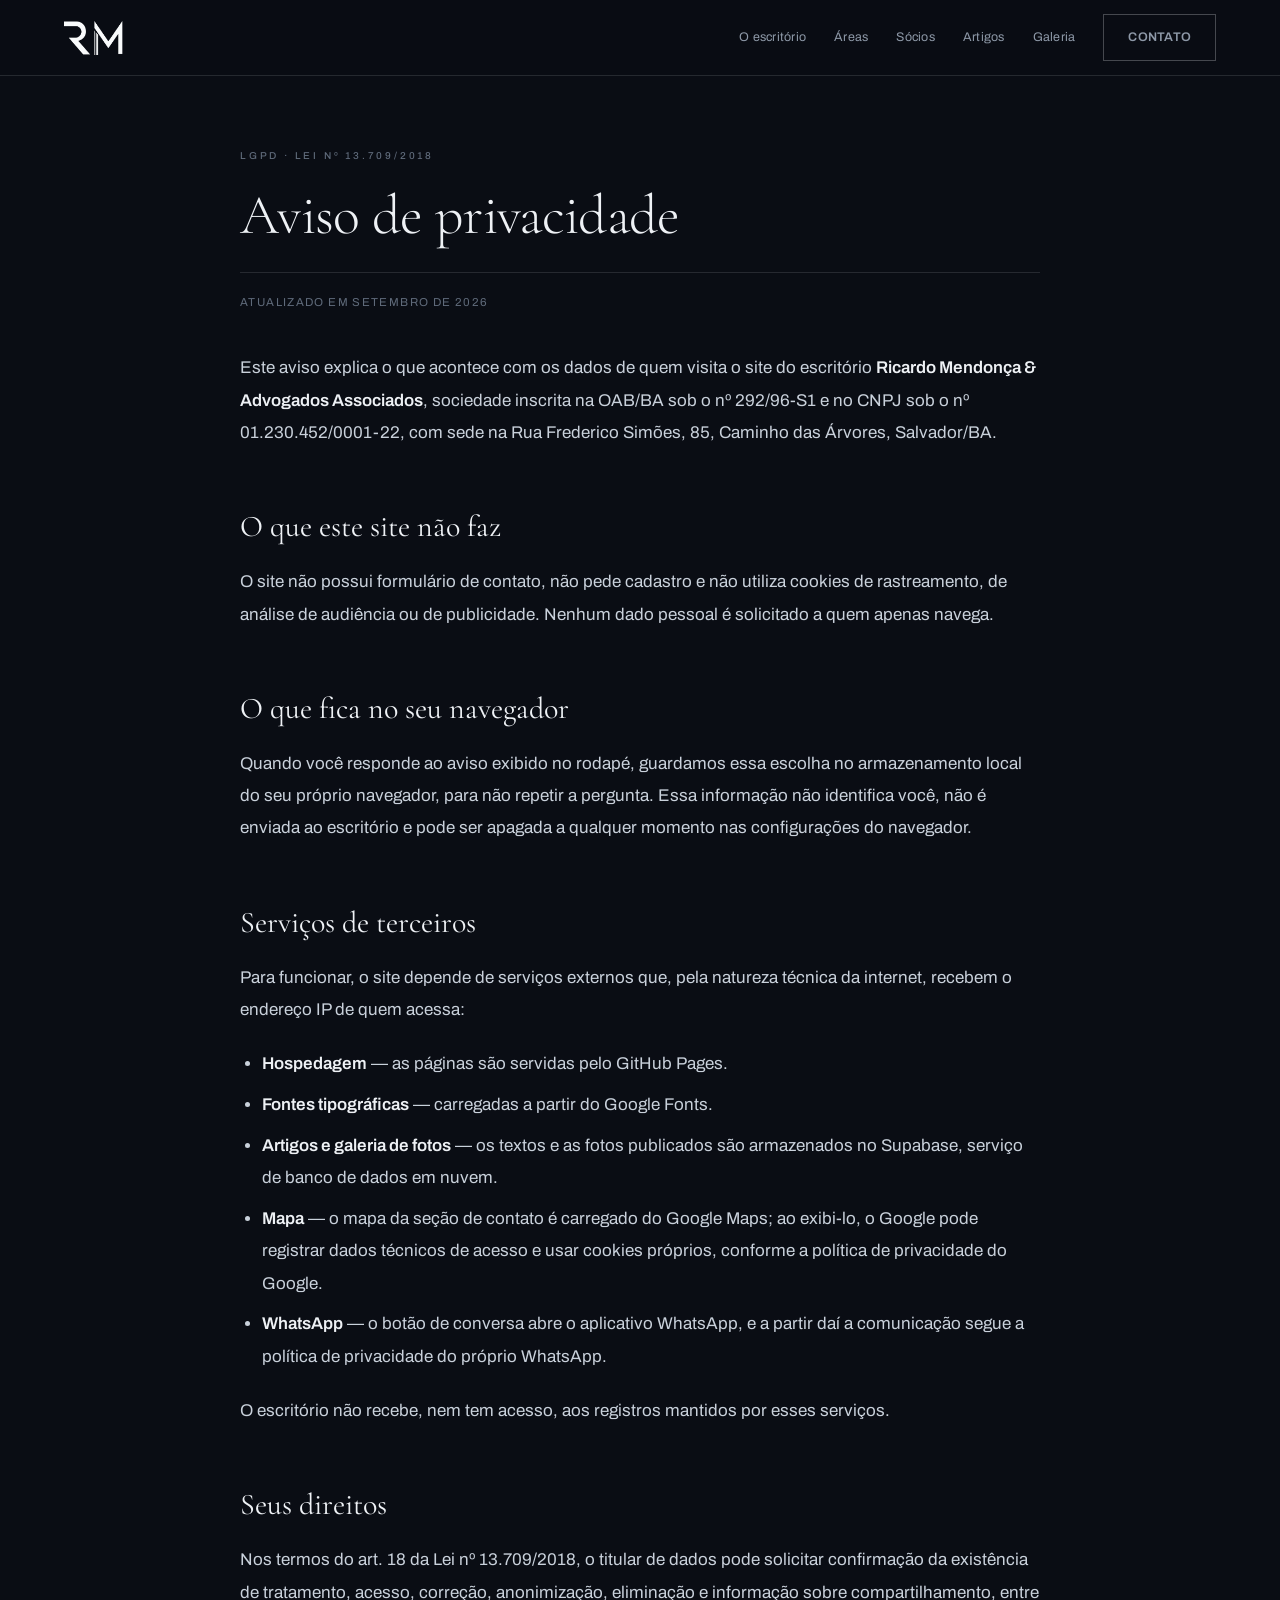
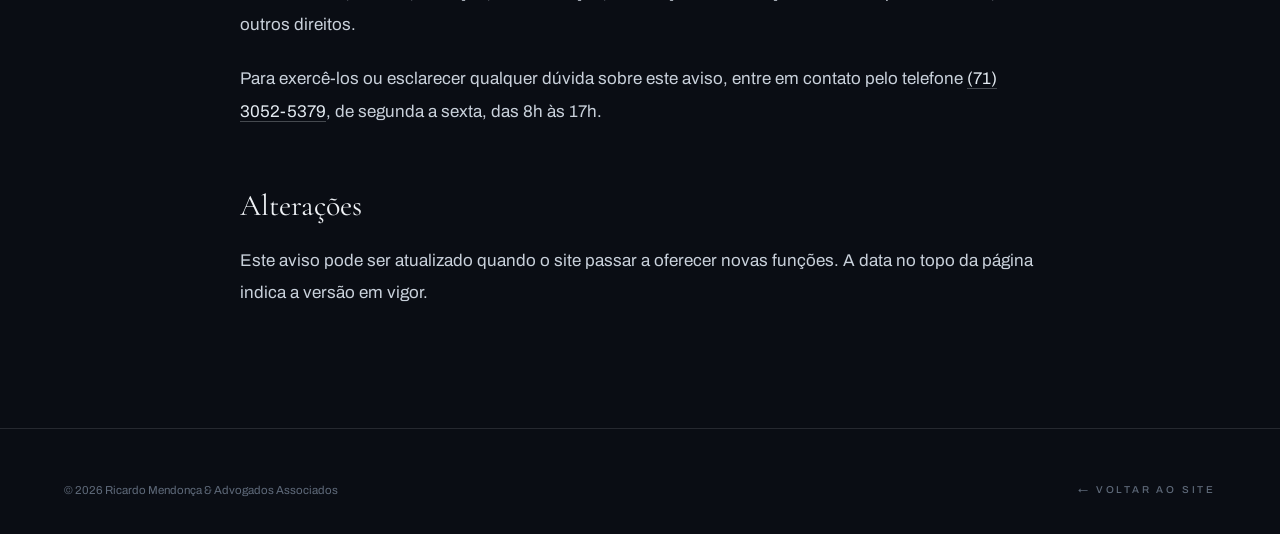
<file: privacidade.html>
<!doctype html>
<html lang="pt-BR">
<head>
<meta charset="utf-8">
<meta name="viewport" content="width=device-width, initial-scale=1">
<script>document.documentElement.classList.add("js")</script>
<!--
  ATENÇÃO — TEXTO PENDENTE DE REVISÃO PELO ESCRITÓRIO.
  Este aviso descreve apenas o que o site faz tecnicamente hoje.
  Não substitui a política de privacidade que o escritório deve redigir
  e aprovar. Quando o formulário de contato for ligado, este texto
  PRECISA ser ampliado antes (base legal, finalidade, retenção).
-->
<title>Aviso de privacidade | Ricardo Mendonça &amp; Advogados Associados</title>
<meta name="description" content="Como o site do escritório Ricardo Mendonça & Advogados Associados trata dados de quem o visita.">
<meta name="robots" content="index, follow">
<link rel="canonical" href="https://ricardomendoncaadvocacia.com.br/privacidade.html">
<meta name="theme-color" content="#0A0D14">
<link rel="icon" href="favicon.png" type="image/png">
<link rel="preconnect" href="https://fonts.googleapis.com">
<link rel="preconnect" href="https://fonts.gstatic.com" crossorigin>
<link rel="stylesheet" href="https://fonts.googleapis.com/css2?family=Cormorant+Garamond:ital,wght@0,300;0,400;1,300&family=Archivo:wght@400;500;600&display=swap">
<link rel="stylesheet" href="css/site.css">
</head>
<body>

<header class="topo solido" id="topo">
  <a class="marca" href="index.html" aria-label="Ricardo Mendonça Advogados Associados — início">
    <img src="img/monograma.webp" alt="Ricardo Mendonça Advogados Associados">
  </a>
  <nav class="nav">
    <a href="index.html#escritorio">O escritório</a>
    <a href="index.html#areas">Áreas</a>
    <a href="index.html#socios">Sócios</a>
    <a href="artigos.html">Artigos</a>
    <a href="galeria.html">Galeria</a>
    <a class="bt" href="index.html#contato">Contato</a>
  </nav>
</header>

<main class="gut">
  <article class="leitura">
    <header class="art-cab">
      <span class="chapeu mudo">LGPD &middot; Lei nº 13.709/2018</span>
      <h1 class="art-tit">Aviso de privacidade</h1>
      <div class="art-meta"><span>Atualizado em setembro de 2026</span></div>
    </header>

    <div class="art-corpo">
      <p>Este aviso explica o que acontece com os dados de quem visita o site do escritório
      <strong>Ricardo Mendonça &amp; Advogados Associados</strong>, sociedade inscrita na
      OAB/BA sob o nº 292/96-S1 e no CNPJ sob o nº 01.230.452/0001-22, com sede na Rua
      Frederico Simões, 85, Caminho das Árvores, Salvador/BA.</p>

      <h2>O que este site não faz</h2>
      <p>O site não possui formulário de contato, não pede cadastro e não utiliza cookies
      de rastreamento, de análise de audiência ou de publicidade. Nenhum dado pessoal é
      solicitado a quem apenas navega.</p>

      <h2>O que fica no seu navegador</h2>
      <p>Quando você responde ao aviso exibido no rodapé, guardamos essa escolha no
      armazenamento local do seu próprio navegador, para não repetir a pergunta. Essa
      informação não identifica você, não é enviada ao escritório e pode ser apagada a
      qualquer momento nas configurações do navegador.</p>

      <h2>Serviços de terceiros</h2>
      <p>Para funcionar, o site depende de serviços externos que, pela natureza técnica da
      internet, recebem o endereço IP de quem acessa:</p>
      <ul>
        <li><strong>Hospedagem</strong> — as páginas são servidas pelo GitHub Pages.</li>
        <li><strong>Fontes tipográficas</strong> — carregadas a partir do Google Fonts.</li>
        <li><strong>Artigos e galeria de fotos</strong> — os textos e as fotos publicados são armazenados no Supabase, serviço de banco de dados em nuvem.</li>
        <li><strong>Mapa</strong> — o mapa da seção de contato é carregado do Google Maps; ao
        exibi-lo, o Google pode registrar dados técnicos de acesso e usar cookies próprios,
        conforme a política de privacidade do Google.</li>
        <li><strong>WhatsApp</strong> — o botão de conversa abre o aplicativo WhatsApp, e a partir
        daí a comunicação segue a política de privacidade do próprio WhatsApp.</li>
      </ul>
      <p>O escritório não recebe, nem tem acesso, aos registros mantidos por esses serviços.</p>

      <h2>Seus direitos</h2>
      <p>Nos termos do art. 18 da Lei nº 13.709/2018, o titular de dados pode solicitar
      confirmação da existência de tratamento, acesso, correção, anonimização, eliminação e
      informação sobre compartilhamento, entre outros direitos.</p>
      <p>Para exercê-los ou esclarecer qualquer dúvida sobre este aviso, entre em contato
      pelo telefone <a href="tel:+557130525379">(71) 3052-5379</a>, de segunda a sexta,
      das 8h às 17h.</p>

      <h2>Alterações</h2>
      <p>Este aviso pode ser atualizado quando o site passar a oferecer novas funções. A data
      no topo da página indica a versão em vigor.</p>
    </div>
  </article>
</main>

<footer class="rodape gut">
  <div class="limite">
    <div class="rod-pe" style="border-top:0;padding-top:0">
      <span>&copy; <span data-ano>2026</span> Ricardo Mendonça &amp; Advogados Associados</span>
      <a href="index.html" class="chapeu mudo">&larr; Voltar ao site</a>
    </div>
  </div>
</footer>

<script src="js/site.js" defer></script>
</body>
</html>
</file>
<file: css/site.css>
/* ============================================================
   RICARDO MENDONÇA & ADVOGADOS ASSOCIADOS
   Folha única, compartilhada por todas as páginas.

   A paleta sai da identidade deles: o monograma RM é cromado e o
   selo de 30 anos é azul-marinho profundo. Daí um mundo frio —
   marinho, prata, marfim — que é o registro certo para Direito
   Bancário. A prata aparece pouco: marca, fio de ênfase, o número
   que importa e o selo. O resto é tinta.
   ============================================================ */
:root{
  --breu:#0A0D14;
  --marinho:#101725;
  --marinho-alto:#16202F;
  --prata:#C3CEDC;
  --prata-luz:#E4EBF2;
  --marfim:#EEF1F5;
  --fumo:#8E99A8;
  --fumo-fraco:#5F6A7A;
  /* leitura longa pede mais luz que o texto de apoio: --fumo tem contraste
     suficiente para um parágrafo de 3 linhas, não para um artigo inteiro */
  --leitura:#C9D1DB;
  --fio:rgba(238,241,245,.12);
  --fio-forte:rgba(238,241,245,.26);
  --ok:#7FA07C;
  --erro:#C4776E;
  --serif:"Cormorant Garamond",Georgia,"Times New Roman",serif;
  --sans:"Archivo",-apple-system,"Segoe UI",Roboto,sans-serif;
  --gut:clamp(20px,5vw,80px);
}
*{box-sizing:border-box}
/* o atributo hidden tem que vencer qualquer display do CSS — sem isso
   um bloco com display:grid continua na tela mesmo "escondido" */
[hidden]{display:none!important}
html{scroll-behavior:smooth}
@media (prefers-reduced-motion:reduce){html{scroll-behavior:auto}}
body{
  margin:0;background:var(--breu);color:var(--marfim);
  font-family:var(--sans);font-size:15px;line-height:1.65;
  -webkit-font-smoothing:antialiased;overflow-x:hidden;
}
h1,h2,h3,h4{margin:0;font-weight:400;text-wrap:balance}
p{margin:0}
a{color:inherit;text-decoration:none}
img{max-width:100%;display:block}
button{font:inherit;color:inherit;background:none;border:0;cursor:pointer}
:focus-visible{outline:2px solid var(--prata);outline-offset:3px}

.gut{padding-left:var(--gut);padding-right:var(--gut)}
.limite{max-width:1240px;margin:0 auto}
.bloco{padding-top:clamp(64px,9vw,120px);padding-bottom:clamp(64px,9vw,120px)}

.chapeu{font-size:10px;letter-spacing:.28em;text-transform:uppercase;color:var(--prata);font-weight:500}
.chapeu.mudo{color:var(--fumo-fraco)}
.olho{font-family:var(--serif);font-weight:300;font-size:clamp(28px,3.8vw,46px);line-height:1.14;letter-spacing:-.005em}
.olho em{font-style:italic;color:var(--prata-luz)}
.corpo{color:var(--fumo);max-width:64ch;line-height:1.8}
.corpo + .corpo{margin-top:16px}

/* ══════ REVELAÇÃO AO ROLAR ══════
   Escopado em `html.js`: sem JavaScript a classe nunca entra e o
   conteúdo nasce visível. Página que só aparece se o script rodar é
   página que some para leitor de tela antigo e para o robô do Google. */
html.js .revela{opacity:0;transform:translateY(22px);transition:opacity .8s cubic-bezier(.16,1,.3,1),transform .8s cubic-bezier(.16,1,.3,1)}
html.js .revela.visivel{opacity:1;transform:none}
html.js .revela.atraso-1{transition-delay:.08s}
html.js .revela.atraso-2{transition-delay:.16s}
html.js .revela.atraso-3{transition-delay:.24s}
@media (prefers-reduced-motion:reduce){
  html.js .revela{opacity:1;transform:none;transition:none}
}

/* ══════ TOPO ══════ */
.topo{
  position:fixed;inset:0 0 auto 0;z-index:60;height:76px;
  display:flex;align-items:center;justify-content:space-between;gap:20px;
  padding-left:var(--gut);padding-right:var(--gut);
  border-bottom:1px solid transparent;transition:background .35s,border-color .35s;
}
.topo.preso{background:rgba(10,13,20,.93);backdrop-filter:blur(14px);border-bottom-color:var(--fio)}
.topo.solido{background:rgba(10,13,20,.93);backdrop-filter:blur(14px);border-bottom-color:var(--fio)}
.marca img{height:34px;width:auto}
/* na home, enquanto a assinatura grande está na capa, o RM do topo some —
   dois logotipos empilhados no mesmo canto competem. Volta ao rolar. */
.marca{transition:opacity .4s}
.topo:not(.preso):not(.solido) .marca{opacity:0;pointer-events:none}
.nav{display:flex;align-items:center;gap:28px}
.nav a{font-size:12.5px;color:var(--fumo);letter-spacing:.02em;transition:color .2s}
.nav a:hover,.nav a[aria-current="page"]{color:var(--marfim)}
@media (max-width:920px){.nav a:not(.bt){display:none}}

.bt{
  display:inline-flex;align-items:center;gap:8px;padding:12px 24px;
  font-size:11.5px;letter-spacing:.14em;text-transform:uppercase;font-weight:600;
  border:1px solid var(--fio-forte);color:var(--marfim);transition:.22s;white-space:nowrap;
}
.bt:hover{border-color:var(--prata);color:var(--prata-luz)}
.bt.forte{background:var(--prata);border-color:var(--prata);color:#0A0D14}
.bt.forte:hover{background:var(--prata-luz);border-color:var(--prata-luz)}
.bt.mini{padding:8px 15px;font-size:10px;letter-spacing:.12em}
.bt[disabled]{opacity:.45;cursor:not-allowed}

/* ══════ CAPA ══════ */
.capa{position:relative;min-height:min(780px,94svh);display:flex;align-items:flex-end;overflow:hidden}
.capa-img{position:absolute;inset:0;background:url(../img/hero.jpg) center/cover no-repeat;transform:scale(1.05);animation:respira 24s ease-out forwards}
@keyframes respira{to{transform:scale(1)}}
.capa-veu{position:absolute;inset:0;background:
  linear-gradient(90deg,rgba(10,13,20,.96) 0%,rgba(10,13,20,.84) 38%,rgba(10,13,20,.24) 72%,rgba(10,13,20,.46) 100%),
  linear-gradient(0deg,rgba(10,13,20,.92) 0%,rgba(10,13,20,0) 46%)}
/* `gut` e `limite` no MESMO elemento somam padding dentro do max-width e o
   bloco sai deslocado do resto da página. Aqui o gut fica no invólucro e o
   limite no miolo, igual às seções; a largura do texto vem dos filhos. */
.capa-txt{position:relative;width:100%;padding-top:150px;padding-bottom:64px}
.capa-txt .limite > *{max-width:820px}
/* a assinatura do escritório abre a capa; o título vem logo abaixo, menor,
   porque agora é uma frase inteira e não um slogan de três palavras */
.capa-marca{display:block;width:clamp(250px,36vw,520px);height:auto;margin-bottom:clamp(30px,4.5vw,56px)}
.capa-h{font-family:var(--serif);font-weight:300;font-size:clamp(25px,3.1vw,42px);line-height:1.2;letter-spacing:-.01em;margin-top:18px;max-width:780px}
.capa-h em{font-style:italic;color:var(--prata-luz)}
.capa-p{margin-top:22px;color:var(--fumo);font-size:clamp(15px,1.4vw,17px);max-width:54ch;line-height:1.75}
.capa-acao{display:flex;gap:14px;flex-wrap:wrap;margin-top:34px}
.sobe{opacity:0;transform:translateY(16px);animation:sobe .95s cubic-bezier(.16,1,.3,1) forwards}
.sobe:nth-child(1){animation-delay:.05s}.sobe:nth-child(2){animation-delay:.17s}
.sobe:nth-child(3){animation-delay:.29s}.sobe:nth-child(4){animation-delay:.41s}
.sobe:nth-child(5){animation-delay:.53s}
@keyframes sobe{to{opacity:1;transform:none}}
@media (prefers-reduced-motion:reduce){.sobe,.capa-img{animation:none;opacity:1;transform:none}}

/* capa curta, para páginas internas */
.capa-curta{padding-top:150px;padding-bottom:52px;border-bottom:1px solid var(--fio)}

/* ══════ RÉGUA DE NÚMEROS ══════ */
.regua{display:flex;flex-wrap:wrap;border-top:1px solid var(--fio);background:var(--breu)}
.regua-i{flex:1 1 200px;padding:24px clamp(20px,5vw,80px);border-right:1px solid var(--fio);display:flex;flex-direction:column;gap:4px}
.regua-i:last-child{border-right:0}
.regua-n{font-family:var(--serif);font-size:32px;font-weight:300;color:var(--prata-luz);line-height:1;font-variant-numeric:tabular-nums}
.regua-r{font-size:10.5px;letter-spacing:.16em;text-transform:uppercase;color:var(--fumo-fraco)}

/* ══════ DUAS COLUNAS ══════ */
.duas{display:grid;grid-template-columns:1fr 1fr;gap:clamp(34px,6vw,84px);align-items:center}
.duas.topo-align{align-items:start}
@media (max-width:920px){.duas{grid-template-columns:1fr}}

.selo{display:flex;justify-content:center}
.selo img{width:min(300px,64vw);opacity:.92}

/* ══════ ÁREAS ══════ */
.areas{border-top:1px solid var(--fio);margin-top:46px}
.area{display:grid;grid-template-columns:270px 1fr;gap:clamp(18px,4vw,56px);padding:30px 0;border-bottom:1px solid var(--fio);transition:background .3s}
.area:hover{background:rgba(238,241,245,.018)}
@media (max-width:820px){.area{grid-template-columns:1fr;gap:10px}}
.area-n{font-family:var(--serif);font-size:25px;font-weight:400;line-height:1.2}
.area-n span{display:block;font-family:var(--sans);font-size:9.5px;letter-spacing:.2em;text-transform:uppercase;color:var(--prata);margin-top:7px}
.area-t{color:var(--fumo);line-height:1.8;max-width:62ch}

/* ══════ FAIXA DE IMAGEM ══════ */
.faixa{position:relative;height:clamp(260px,40vw,480px);overflow:hidden;border-top:1px solid var(--fio);border-bottom:1px solid var(--fio)}
.faixa-img{position:absolute;inset:0;background-size:cover;background-position:center;filter:saturate(.5) brightness(.44)}
.faixa-veu{position:absolute;inset:0;background:linear-gradient(90deg,rgba(10,13,20,.94),rgba(10,13,20,.6) 62%,rgba(10,13,20,.8))}
.faixa-txt{position:relative;height:100%;display:flex;align-items:center}
.faixa-txt .limite{width:100%}
.faixa-cx{display:flex;flex-direction:column;gap:14px;max-width:640px}

/* ══════ SÓCIOS ══════ */
.socios{display:grid;grid-template-columns:repeat(4,1fr);gap:1px;background:var(--fio);border:1px solid var(--fio);margin-top:46px}
@media (max-width:980px){.socios{grid-template-columns:repeat(2,1fr)}}
@media (max-width:520px){.socios{grid-template-columns:1fr}}
.socio{background:var(--breu);display:flex;flex-direction:column}
.socio-foto{position:relative;aspect-ratio:3/4;overflow:hidden;background:var(--marinho-alto)}
.socio-foto img{width:100%;height:100%;object-fit:cover;object-position:top center;filter:saturate(.96);transition:transform .9s cubic-bezier(.16,1,.3,1)}
.socio:hover .socio-foto img{transform:scale(1.035)}
@media (prefers-reduced-motion:reduce){.socio-foto img{transition:none}.socio:hover .socio-foto img{transform:none}}
.socio-foto::after{content:"";position:absolute;inset:0;background:linear-gradient(0deg,rgba(10,13,20,.6),transparent 42%);pointer-events:none}
.socio-txt{padding:18px 20px 22px;display:flex;flex-direction:column;gap:5px;flex:1}
.socio-nome{font-family:var(--serif);font-size:22px;font-weight:400;line-height:1.15}
.socio-cargo{font-size:9.5px;letter-spacing:.2em;text-transform:uppercase;color:var(--prata)}
.socio-oab{font-size:11.5px;color:var(--fumo-fraco);letter-spacing:.06em;font-variant-numeric:tabular-nums}
.socio-bio{font-size:13px;color:var(--fumo);line-height:1.7;margin-top:8px}

/* ══════ ATUAÇÃO ══════ */
.ufs{display:flex;flex-wrap:wrap;gap:8px;margin-top:26px}
.uf{font-size:11.5px;letter-spacing:.1em;color:var(--fumo);border:1px solid var(--fio);padding:6px 13px}
.uf.forte{border-color:var(--fio-forte);color:var(--marfim)}

/* ══════ CONTATO ══════ */
.dados{display:flex;flex-direction:column;border-top:1px solid var(--fio);margin:30px 0 0}
.dado{display:grid;grid-template-columns:150px 1fr;gap:18px;padding:16px 0;border-bottom:1px solid var(--fio)}
@media (max-width:640px){.dado{grid-template-columns:1fr;gap:4px}}
.dado dt{font-size:9.5px;letter-spacing:.2em;text-transform:uppercase;color:var(--fumo-fraco);padding-top:3px}
.dado dd{margin:0;line-height:1.75}
.dado dd a:hover{color:var(--prata-luz)}

/* ══════════════════════════════════════════════════════════
   ARTIGOS — VITRINE
   ══════════════════════════════════════════════════════════ */
/* Linha fina entre os cards: cada um tem a própria borda e avança 1px
   sobre o vizinho. Pintar o fundo da grade com gap:1px deixava as
   células vazias cinzas quando havia menos artigos que colunas. */
.artigos{display:grid;grid-template-columns:repeat(3,1fr);margin-top:46px;padding:0 1px 1px 0}
@media (max-width:960px){.artigos{grid-template-columns:repeat(2,1fr)}}
@media (max-width:620px){.artigos{grid-template-columns:1fr}}
.artigo-c{background:var(--breu);border:1px solid var(--fio);margin:0 -1px -1px 0;display:flex;flex-direction:column;transition:background .3s}
.artigo-c:hover{background:var(--marinho)}
.artigo-c-foto{position:relative;aspect-ratio:16/10;overflow:hidden;background:var(--marinho-alto)}
.artigo-c-foto img{width:100%;height:100%;object-fit:cover;transition:transform .9s cubic-bezier(.16,1,.3,1)}
.artigo-c:hover .artigo-c-foto img{transform:scale(1.04)}
@media (prefers-reduced-motion:reduce){.artigo-c-foto img,.artigo-c:hover .artigo-c-foto img{transition:none;transform:none}}
.artigo-c-txt{padding:22px 24px 26px;display:flex;flex-direction:column;gap:10px;flex:1}
.artigo-c-data{font-size:9.5px;letter-spacing:.2em;text-transform:uppercase;color:var(--fumo-fraco)}
.artigo-c-tit{font-family:var(--serif);font-size:24px;font-weight:400;line-height:1.22}
.artigo-c-res{font-size:13.5px;color:var(--fumo);line-height:1.7;flex:1}
.artigo-c-ler{font-size:10.5px;letter-spacing:.18em;text-transform:uppercase;color:var(--prata);margin-top:6px}
.artigo-c:hover .artigo-c-ler{color:var(--prata-luz)}

/* estados da vitrine */
.vazio{border:1px solid var(--fio);padding:48px 32px;text-align:center;color:var(--fumo);margin-top:46px}
.vazio p{max-width:46ch;margin:0 auto;line-height:1.8}
.carregando{display:flex;align-items:center;gap:10px;color:var(--fumo-fraco);font-size:12.5px;letter-spacing:.14em;text-transform:uppercase;margin-top:46px}
.giro{width:13px;height:13px;border:1px solid var(--fio-forte);border-top-color:var(--prata);border-radius:50%;animation:gira .8s linear infinite}
@keyframes gira{to{transform:rotate(360deg)}}
@media (prefers-reduced-motion:reduce){.giro{animation-duration:2s}}

/* ══════════════════════════════════════════════════════════
   ARTIGO — LEITURA
   A coluna de texto tem 800px de teto, que a essa escala dá
   ~72 caracteres por linha — a faixa em que o olho não se perde
   ao voltar para a linha seguinte.
   ══════════════════════════════════════════════════════════ */
.leitura{max-width:800px;margin:0 auto}
.art-cab{padding-top:142px;padding-bottom:40px}
.art-tit{font-family:var(--serif);font-weight:300;font-size:clamp(32px,4.6vw,56px);line-height:1.1;letter-spacing:-.012em;margin-top:18px}
.art-meta{display:flex;flex-wrap:wrap;gap:10px 22px;margin-top:26px;padding-top:20px;border-top:1px solid var(--fio);font-size:11.5px;letter-spacing:.12em;text-transform:uppercase;color:var(--fumo-fraco)}
.art-capa{margin:0 0 clamp(32px,5vw,56px);aspect-ratio:16/9;overflow:hidden;background:var(--marinho-alto);border:1px solid var(--fio)}
.art-capa img{width:100%;height:100%;object-fit:cover}
.art-corpo{font-size:17px;line-height:1.9;color:var(--leitura);padding-bottom:clamp(56px,8vw,96px)}
.art-corpo p{margin:0 0 1.3em}
.art-corpo h2{font-family:var(--serif);font-size:30px;font-weight:400;color:var(--marfim);margin:2em 0 .7em;line-height:1.2}
.art-corpo h3{font-family:var(--serif);font-size:24px;font-weight:400;color:var(--marfim);margin:1.8em 0 .6em;line-height:1.25}
.art-corpo ul,.art-corpo ol{margin:0 0 1.3em;padding-left:1.3em}
.art-corpo li{margin-bottom:.5em}
.art-corpo blockquote{margin:1.8em 0;padding-left:26px;border-left:1px solid var(--prata);font-family:var(--serif);font-size:23px;font-style:italic;line-height:1.5;color:var(--prata-luz)}
.art-corpo strong{color:var(--marfim);font-weight:600}
.art-corpo em{font-style:italic}
.art-corpo a{color:var(--prata-luz);border-bottom:1px solid var(--fio-forte)}
.art-corpo a:hover{border-bottom-color:var(--prata)}
.art-pe{border-top:1px solid var(--fio);padding:34px 0 0;display:flex;justify-content:space-between;gap:20px;flex-wrap:wrap;align-items:center}

/* ══════════════════════════════════════════════════════════
   COOKIES (LGPD)
   ══════════════════════════════════════════════════════════ */
.cookies{
  position:fixed;left:var(--gut);right:var(--gut);bottom:20px;z-index:70;
  max-width:560px;padding:20px 22px;
  background:rgba(16,23,37,.97);backdrop-filter:blur(14px);
  border:1px solid var(--fio-forte);
  display:flex;flex-direction:column;gap:14px;
  transform:translateY(16px);opacity:0;transition:opacity .45s,transform .45s;
}
.cookies.visivel{opacity:1;transform:none}
.cookies p{font-size:12.5px;line-height:1.7;color:var(--fumo)}
.cookies a{color:var(--prata);border-bottom:1px solid var(--fio-forte)}
.cookies-acao{display:flex;gap:10px;flex-wrap:wrap}
@media (prefers-reduced-motion:reduce){.cookies{transition:none}}

/* ══════════════════════════════════════════════════════════
   WHATSAPP
   Símbolo oficial, na cor oficial: é o que o visitante reconhece
   de relance. A sobriedade que o Provimento 205/2021 pede fica no
   resto — sem balão de texto, sem "fale agora", sem animação
   chamando atenção.
   ══════════════════════════════════════════════════════════ */
.zap{
  position:fixed;right:clamp(16px,3vw,32px);bottom:clamp(16px,3vw,32px);z-index:65;
  width:56px;height:56px;border-radius:50%;display:grid;place-items:center;
  background:#25D366;color:#fff;
  box-shadow:0 10px 26px -10px rgba(0,0,0,.7),0 2px 6px rgba(0,0,0,.25);
  transition:background .25s,transform .25s,box-shadow .25s;
}
.zap:hover{background:#1EBE5A;transform:translateY(-2px);box-shadow:0 14px 30px -10px rgba(0,0,0,.75),0 2px 8px rgba(0,0,0,.3)}
.zap:focus-visible{outline:2px solid var(--prata-luz);outline-offset:4px}
.zap svg{width:30px;height:30px}
@media (prefers-reduced-motion:reduce){.zap{transition:none}.zap:hover{transform:none}}
/* sai da frente enquanto o aviso de cookies estiver na tela */
body.com-cookies .zap{transform:translateY(-96px)}
@media (min-width:640px){body.com-cookies .zap{transform:none}}

/* ══════ SEDE ══════
   Fotos reais, claras, num site escuro: a moldura fina e a leve
   redução de saturação fazem elas conversarem com o resto sem
   esconder como o escritório realmente é. */
.sede-cab{display:grid;grid-template-columns:1fr 1fr;gap:clamp(24px,5vw,72px);align-items:end}
@media (max-width:920px){.sede-cab{grid-template-columns:1fr}}
.galeria{display:grid;grid-template-columns:repeat(12,1fr);grid-auto-rows:clamp(170px,23vw,330px);gap:10px;margin-top:clamp(36px,5vw,60px)}
.g-item{position:relative;margin:0;overflow:hidden;background:var(--marinho-alto);border:1px solid var(--fio)}
.g-item a{display:block;height:100%;cursor:zoom-in}
.g-item img{width:100%;height:100%;object-fit:cover;filter:saturate(.86);transition:transform 1.1s cubic-bezier(.16,1,.3,1),filter .6s}
.g-item:hover img{transform:scale(1.035);filter:saturate(1)}
.g-item figcaption{position:absolute;left:0;right:0;bottom:0;padding:36px 18px 14px;pointer-events:none;
  background:linear-gradient(0deg,rgba(10,13,20,.84),rgba(10,13,20,0));
  font-size:10px;letter-spacing:.24em;text-transform:uppercase;color:var(--prata-luz)}
.g-recepcao{grid-column:span 7}
.g-recepcao img{object-position:42% 40%}
.g-reunioes,.g-diretoria{grid-column:span 5}
.g-equipe{grid-column:span 7}
@media (max-width:760px){
  .galeria{grid-template-columns:1fr 1fr;grid-auto-rows:clamp(120px,36vw,200px);gap:8px}
  .g-item{grid-column:span 1}
  .g-recepcao,.g-equipe{grid-column:span 2}
  .g-item figcaption{padding:28px 12px 10px;font-size:9px;letter-spacing:.18em}
}
@media (prefers-reduced-motion:reduce){.g-item img{transition:none}.g-item:hover img{transform:none}}

/* foto ampliada */
.lente{border:0;padding:0;margin:0;width:100vw;height:100svh;max-width:none;max-height:none;background:rgba(6,8,13,.95);color:var(--marfim)}
.lente[open]{display:grid;place-items:center}
.lente::backdrop{background:rgba(6,8,13,.6)}
.lente img{max-width:min(90vw,1600px);max-height:78svh;width:auto;height:auto;border:1px solid var(--fio)}
.lente-leg{position:absolute;left:0;right:0;bottom:clamp(18px,5vh,40px);text-align:center;font-size:10px;letter-spacing:.24em;text-transform:uppercase;color:var(--prata)}
.lente-leg.longa{left:50%;right:auto;transform:translateX(-50%);width:min(88vw,760px);font-size:14px;letter-spacing:.01em;text-transform:none;line-height:1.6;color:var(--prata-luz)}
.lente-x,.lente-seta{position:absolute;display:grid;place-items:center;color:var(--prata-luz);transition:color .2s,background .2s}
.lente-x:hover,.lente-seta:hover{color:#fff;background:rgba(255,255,255,.06)}
.lente-x{top:14px;right:14px;width:48px;height:48px;font-size:30px;line-height:1}
.lente-seta{top:50%;transform:translateY(-50%);width:52px;height:72px;font-size:44px;line-height:1}
.lente-seta.ant{left:clamp(4px,2vw,28px)}
.lente-seta.prox{right:clamp(4px,2vw,28px)}
html:has(.lente[open]){overflow:hidden}

/* ══════ MAPA ══════
   O embed do Google Maps sem chave só existe no tema claro. O filtro
   inverte e esfria o mapa para ele não acender no meio do site escuro;
   o hue-rotate devolve o vermelho do marcador depois da inversão. */
/* A coluna do texto estica até a altura da lista de contatos e o mapa
   ocupa o que sobra: a borda de baixo do mapa cai na mesma linha da
   última divisória à direita, seja qual for a largura da tela. */
.contato-esq{align-self:stretch;display:flex;flex-direction:column}
.mapa{flex:1 1 auto;min-height:200px;margin-top:30px;border:1px solid var(--fio);background:var(--marinho-alto);overflow:hidden}
.mapa iframe{display:block;width:100%;height:100%;border:0;filter:grayscale(.3) invert(.92) hue-rotate(180deg) contrast(.9) brightness(.95)}
.rota{display:inline-block;margin-top:8px;font-size:10px;letter-spacing:.18em;text-transform:uppercase;color:var(--prata);border-bottom:1px solid var(--fio-forte);padding-bottom:2px;transition:color .2s,border-color .2s}
.rota:hover{color:var(--prata-luz);border-color:var(--prata)}
/* numa coluna só não há o que acompanhar: altura fixa */
@media (max-width:920px){.mapa{flex:none;height:260px}}

/* ══════ GALERIA NA HOME ══════
   Mesmo mosaico da sede, em grade regular: as fotos de evento têm
   proporções variadas e aqui todas viram 4:3. A legenda completa
   aparece na foto ampliada; no quadro ela fica numa linha só. */
.home-album-cab{display:flex;align-items:baseline;gap:8px 18px;flex-wrap:wrap;margin-top:clamp(30px,4vw,44px)}
.home-album-tit{font-family:var(--serif);font-size:clamp(21px,2.2vw,26px);font-weight:400;color:var(--marfim);transition:color .2s}
.home-album-tit:hover{color:var(--prata-luz)}
.home-fotos{display:grid;grid-template-columns:repeat(3,1fr);gap:10px;margin-top:20px}
@media (max-width:760px){.home-fotos{grid-template-columns:1fr 1fr;gap:8px}}
.home-fotos .g-item{aspect-ratio:4/3}
.home-fotos .g-item figcaption{text-transform:none;letter-spacing:.02em;font-size:12px;white-space:nowrap;overflow:hidden;text-overflow:ellipsis}
.home-album-mais{margin-top:18px}

/* ══════ ÁLBUM ══════
   Fotos de evento têm proporções variadas (retrato, paisagem). Em colunas,
   cada foto mantém a sua proporção sem ser cortada. */
.album-fotos{columns:3;column-gap:14px}
@media (max-width:900px){.album-fotos{columns:2}}
@media (max-width:520px){.album-fotos{columns:1}}
.f-item{break-inside:avoid;margin:0 0 14px}
.f-item a{display:block;overflow:hidden;border:1px solid var(--fio);background:var(--marinho-alto);cursor:zoom-in}
.f-item img{display:block;width:100%;height:auto;transition:transform 1s cubic-bezier(.16,1,.3,1),filter .5s;filter:saturate(.92)}
.f-item a:hover img{transform:scale(1.025);filter:saturate(1)}
.f-item figcaption{padding:9px 2px 0;font-size:12.5px;line-height:1.6;color:var(--fumo)}
@media (prefers-reduced-motion:reduce){.f-item img{transition:none}.f-item a:hover img{transform:none}}

/* ══════ RODAPÉ ══════ */
.rodape{border-top:1px solid var(--fio);padding-top:52px;padding-bottom:34px}
.rodape-topo{display:grid;grid-template-columns:1.7fr 1fr 1fr;gap:44px;padding-bottom:38px;border-bottom:1px solid var(--fio)}
@media (max-width:820px){.rodape-topo{grid-template-columns:1fr}}
.rod-marca{height:54px;width:auto;margin-bottom:22px}
@media (max-width:820px){.rod-marca{height:46px}}
.rod h5{font-size:9.5px;letter-spacing:.2em;text-transform:uppercase;color:var(--fumo-fraco);font-weight:500;margin:0 0 14px}
.rod a,.rod p{display:block;font-size:14px;color:var(--fumo);padding:4px 0;line-height:1.65}
.rod a:hover{color:var(--marfim)}
.rod-pe{display:flex;justify-content:space-between;gap:20px;flex-wrap:wrap;padding-top:26px;font-size:11.5px;color:var(--fumo-fraco);line-height:1.7}
.aviso-oab{max-width:70ch}

@media (max-width:760px){
  .capa{min-height:min(660px,92svh)}
  .capa-img{background-position:72% center}
  .capa-veu{background:linear-gradient(0deg,rgba(10,13,20,.96) 0%,rgba(10,13,20,.72) 44%,rgba(10,13,20,.34) 100%)}
  .capa-txt{padding-top:116px;padding-bottom:44px}
  .capa-acao .bt{flex:1 1 auto;justify-content:center}
  .regua-i{flex:1 1 50%}
  .regua-i:nth-child(2n){border-right:0}
  .regua-i:nth-child(-n+2){border-bottom:1px solid var(--fio)}
  .capa-curta{padding-top:116px;padding-bottom:40px}
  .art-cab{padding-top:112px}
  .art-corpo{font-size:16.5px}
  .cookies{left:12px;right:12px;bottom:12px;max-width:none}
}
</file>
